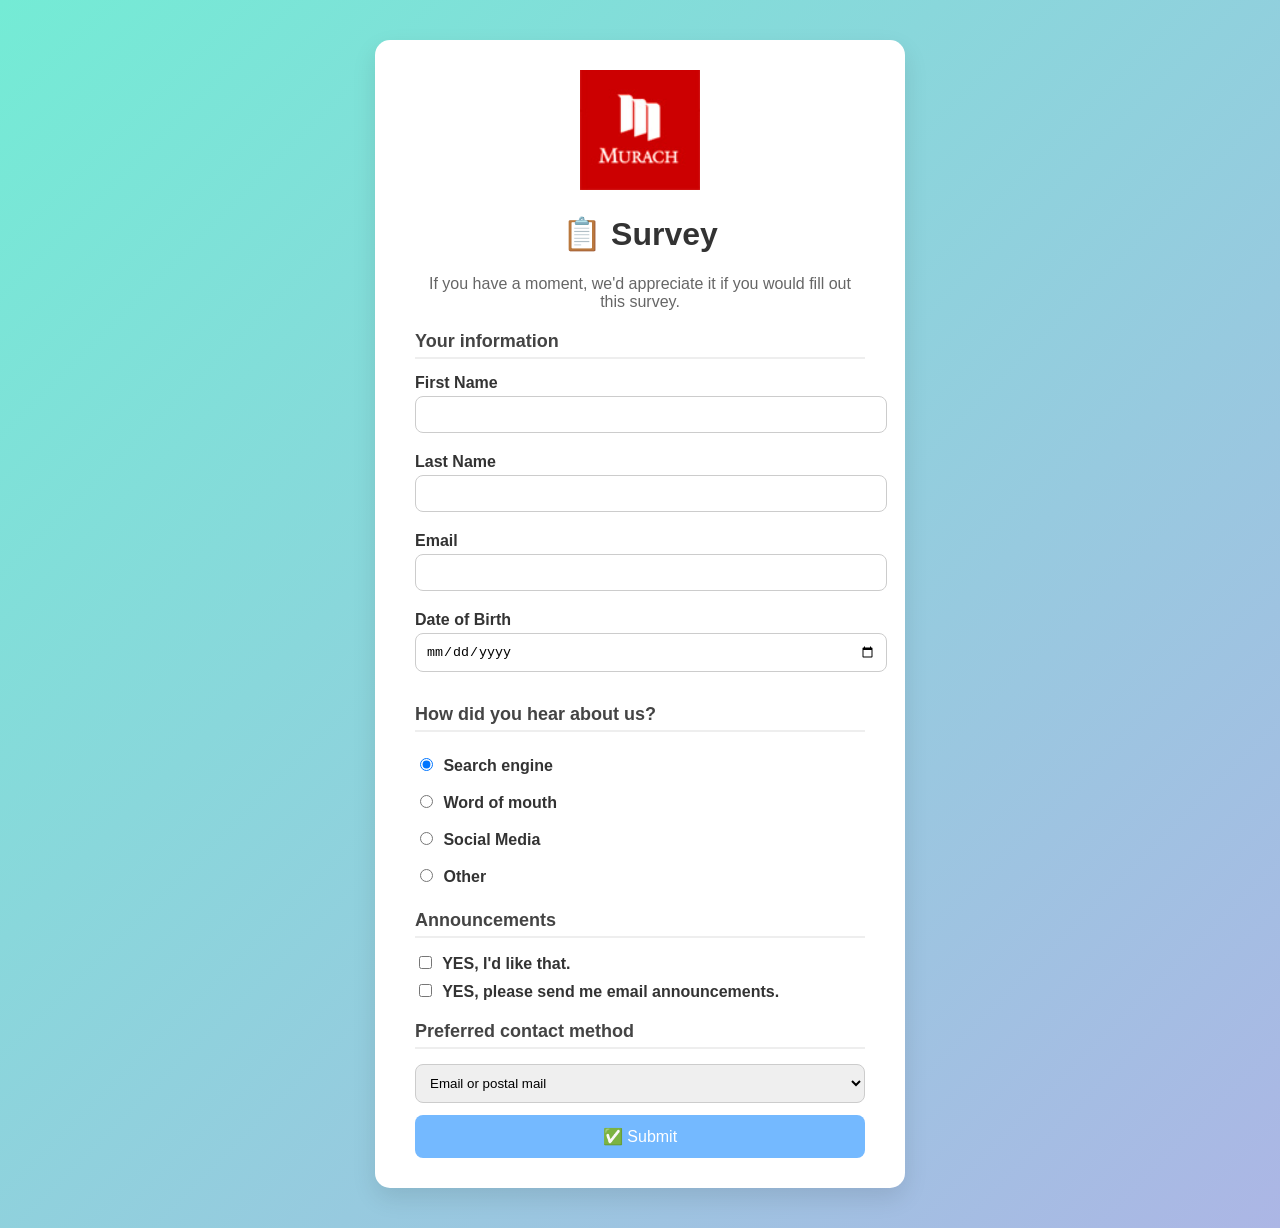
<file: Downloads/jsp3_allfiles/servlet_and_jsp/netbeans/ex_starts/ch04_ex1_survey/WebContent/index.html>
<!DOCTYPE html>
<html>
<head>
    <meta charset="utf-8">
    <title>Murach's Java Servlets and JSP</title>
<link rel="stylesheet" href="styles/survey.css">

</head>
<body>
    <div class="container">
        <form action="survey" method="post" class="survey-form">
            <div class="logo">
                <img src="images/murachlogo.jpg" alt="Murach">
            </div>
            <h1>📋 Survey</h1>
            <p class="intro">If you have a moment, we'd appreciate it if you would fill out this survey.</p>
            
            <h2>Your information</h2>
            <label>First Name</label>
            <input type="text" name="firstName" required>
            
            <label>Last Name</label>
            <input type="text" name="lastName" required>
            
            <label>Email</label>
            <input type="email" name="email" required>
            
            <label>Date of Birth</label>
            <input type="date" name="dateOfBirth">

            <h2>How did you hear about us?</h2>
            <div class="radio-group">
                <label><input type="radio" name="heardFrom" value="Search Engine" checked> Search engine</label>
                <label><input type="radio" name="heardFrom" value="Friend"> Word of mouth</label>
                <label><input type="radio" name="heardFrom" value="Social Media"> Social Media</label>
                <label><input type="radio" name="heardFrom" value="Other"> Other</label>
            </div>

            <h2>Announcements</h2>
            <label><input type="checkbox" name="wantsUpdates"> YES, I'd like that.</label>
            <label><input type="checkbox" name="emailOK"> YES, please send me email announcements.</label>

            <h2>Preferred contact method</h2>
            <select name="contactVia">
                <option value="Both" selected>Email or postal mail</option>
                <option value="Email">Email only</option>
                <option value="Postal Mail">Postal mail only</option>
            </select>

            <button type="submit">✅ Submit</button>
        </form>
    </div>
</body>
</html>
</file>
<file: Downloads/jsp3_allfiles/servlet_and_jsp/netbeans/ex_starts/ch04_ex1_survey/WebContent/styles/survey.css>
body {
    font-family: Arial, sans-serif;
    background: linear-gradient(135deg, #74ebd5, #ACB6E5);
    margin: 0;
    padding: 40px;
    display: flex;
    justify-content: center;
    align-items: center;
    min-height: 100vh;
}

.container {
    background: #fff;
    padding: 30px 40px;
    border-radius: 15px;
    box-shadow: 0px 10px 25px rgba(0,0,0,0.1);
    width: 450px;
}

.survey-form h1 {
    text-align: center;
    color: #333;
}

.survey-form .intro {
    text-align: center;
    color: #666;
    margin-bottom: 20px;
}

.logo {
    text-align: center;
    margin-bottom: 10px;
}

.logo img {
    width: 120px;
}

h2 {
    margin-top: 20px;
    color: #444;
    font-size: 18px;
    border-bottom: 2px solid #eee;
    padding-bottom: 5px;
}

label {
    display: block;
    margin: 8px 0 4px;
    color: #333;
    font-weight: bold;
}

input[type="text"],
input[type="email"],
input[type="date"],
select {
    width: 100%;
    padding: 10px;
    margin-bottom: 12px;
    border: 1px solid #ccc;
    border-radius: 8px;
    outline: none;
    transition: border-color 0.3s;
}

input:focus, select:focus {
    border-color: #74b9ff;
}

.radio-group {
    display: flex;
    flex-direction: column;
    gap: 5px;
}

input[type="checkbox"], input[type="radio"] {
    margin-right: 6px;
}

button {
    display: block;
    width: 100%;
    background: #74b9ff;
    color: white;
    padding: 12px;
    border: none;
    border-radius: 8px;
    font-size: 16px;
    cursor: pointer;
    transition: background 0.3s;
}

button:hover {
    background: #0984e3;
}
</file>
